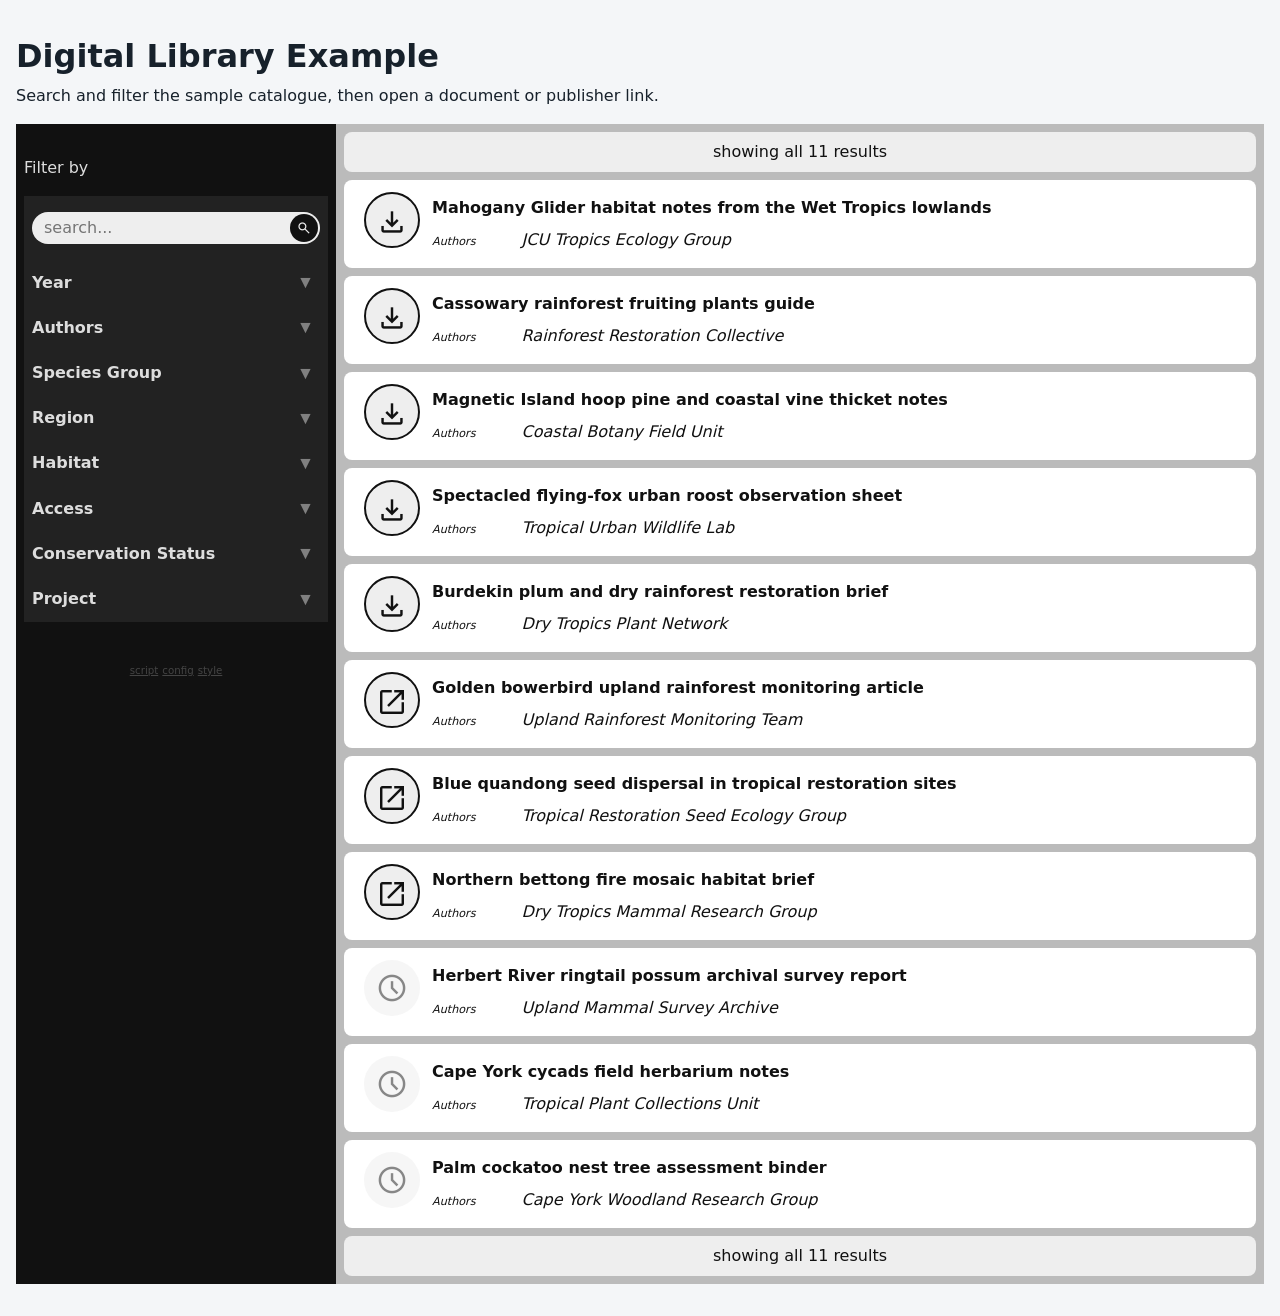
<file: examples/index.html>
<!doctype html>
<html lang="en">
<head>
  <meta charset="utf-8">
  <meta name="viewport" content="width=device-width, initial-scale=1">
  <title>Digital Library Example</title>
  <link href="https://fonts.googleapis.com/css2?family=Material+Symbols+Outlined" rel="stylesheet">
  <link rel="stylesheet" href="../front-end/jcudlc-style.css">
  <style>
    body {
      margin: 0;
      font: 1rem/1.5 system-ui, sans-serif;
      color: #17212b;
      background: #f4f6f8;
    }

    main {
      width: min(100% - 2rem, 80rem);
      margin: 2rem auto;
    }

    h1 { margin-bottom: 0.25rem; }
    .intro { margin-top: 0; }
  </style>
</head>
<body>
  <main>
    <h1>Digital Library Example</h1>
    <p class="intro">Search and filter the sample catalogue, then open a document or publisher link.</p>
    <div id="jcudlc"></div>
  </main>
  <script src="../front-end/jcudlc.js"></script>
</body>
</html>
</file>
<file: front-end/jcudlc-style.css>
/*
JCUDLC - JCU Digital Library Catalogue - v0.5.2
copyright (c) James Cook University
*/
@scope (#jcudlc) {
    /* box sizing inside the catalog */
    :scope {        
        --filter-bg: var(--jcudlc-filter-bg, #111);
        --filter-item: var(--jcudlc-filter-item, #222);
        --filter-active: var(--jcudlc-filter-active, #333);
        --filter-highlight: var(--jcudlc-filter-highlight, #000);
        --filter-text: var(--jcudlc-filter-text, #ddd);

        --data-bg: var(--jcudlc-data-bg, #bbb);
        --data-item: var(--jcudlc-data-item, #fff);
        --data-active: var(--jcudlc-data-active, #eee);
        --data-highlight: var(--jcudlc-data-highlight, #ffffec);
        --data-text: var(--jcudlc-data-text, #111);

        --message-good-bg: var(--jcudlc-message-bg, #ecf6ff);
        --message-good-text: var(--jcudlc-message-good-text, #037);
        --message-bad-bg: var(--jcudlc-message-bg, #fee);
        --message-bad-text: var(--jcudlc-message-bad-text, #700);

        --interface-bg: var(--jcudlc-interface-bg, var(--data-active));
        --interface-text: var(--jcudlc-interface-text, var(--data-text));

        --corner: var(--jcudlc-corner, 0.5rem);

        --font-family: var(--jcudlc-font-family, inherit);

        container-name: jcudlc;
        container-type: inline-size;

        font-family: var(--font-family);
        box-sizing: border-box;
        interpolate-size: allow-keywords;
    }
    /* -- utility styles ------------------------------- */
    * { box-sizing: inherit; }
    p, dl, dt, button {
        margin: 0;
        padding: 0;
    }
    .clickable  { cursor:      pointer }
    .bold       { font-weight: bold }
    .italic     { font-style:  italic }
    .faded      { opacity:     0.5 }
    .smaller    { font-size:   80% }
    .bigger     { font-size:   125% }
    .right      { justify-content: end;     text-align: right  }
    .center     { justify-content: center;  text-align: center }

    /* -- message styles ------------------------------- */
    .message {
        display: block;
        position: relative;
        padding: 1em 0;
        border-radius: 3em;
        margin: 2em auto;
        max-width: 30em;
        text-align: center;
        font-size: 150%;
        background-color: var(--message-good-bg);
        color: var(--message-good-text);
    }
    .message .msg {
        padding: 0.25em 0;
    }
    /* progress flavoured message */
    .message.progress { 
        padding-left: 3rem;
    }
    .message.progress::before {
        content: "";
        background-image: url("data:image/svg+xml,%3Csvg xmlns='http://www.w3.org/2000/svg' height='10' width='10'%3E%3Cpath d='M 5 1 A 4 4 0 1 0 9 5' fill='none' stroke='%23000' stroke-width='0.5' /%3E%3C/svg%3E");
        background-size: contain;
        height: 3rem;
        width: 3rem;
        position: absolute;
        top: 50%;
        left: 1.5rem;
        margin-top: -1.5rem;
        opacity: 0.5;
        animation: spin 1s linear infinite;
    }
    @keyframes spin {
        from { transform: rotate(0deg) }
        to   { transform: rotate(360deg) }
    }
    /* error flavoured message */
    .message.error { 
        color: var(--message-bad-text);
        background-color: var(--message-bad-bg);
        border: 0.1em solid;
    }
    .message.count { font-size: 1rem }

    /* -- interface styles ----------------------------- */
    .interface {
        padding: 0.5em;
        margin: 0.5em 0;
        border-radius: var(--corner);
        text-align: center;
        background-color: var(--interface-bg);
        color: var(--interface-text);
    }

    /* -- dev links ------------------------------------ */
    /* dev links are subtle links to our component files 
    to make manual refreshing easier */
    .devlinks a { color: var(--filter-text) }
    .devlinks { margin: 3em 0 0 }

    /* -- large scale layout --------------------------- */
    .catalog {
        display: flex;
        flex-direction: column;
        align-items: stretch;
        align-content: stretch;
    }
    .filters {
        flex-shrink: 0;
        flex-grow: 0;
        background-color: var(--filter-bg);
        color: var(--filter-text);
        padding: 0.5em;
        max-width: 30rem;
        margin: 0 auto;
    }
    .results {
        flex: 1 1;
        min-height: 10em;
        background-color: var(--data-bg);
        color: var(--data-text);
        padding: 0.01px 0.5em;
    }
    @container jcudlc (min-width: 50rem) {
        .catalog { flex-direction: row }
        .filters { width: 20rem }
    }
    /* ----------------------------------------- */
    /* the sidebar of filters */
    .filtersHeader {
        padding: 1em 0;
    }
    /* filter for a single tag */
    .filter {
        padding: 0.5em;
        transition: 0.33s;
        background-color: var(--filter-item);
    }
    .filter:hover {
        background-color: var(--filter-active);
    }
    .filterHead {
        display: flex;
        direction: row;
        align-items: center;
        align-content: stretch;
    }
    .filterLabel  { flex: 1 0; }

    /* the button to open/close the list of filter items */
    .filter .filterToggle {
        color: inherit;
        opacity: 0.5;
        font-size: 110%;
        transform: rotate(180deg);
        transition: 0.33s;
        background-color: rgba(0,0,0, 0);
        height: 1.66em;
        width: 1.66em;
        border-radius: 50%;
        border: none;
    } 
    .filterToggle:hover {
        background-color: var(--filter-highlight);
    }
    .filter .filterToggle:before { content: '▼'; }
    .filter.closed .filterToggle { transform: rotate(0); }

    .filter.text {
        position: relative;
        padding: 1em 0.5em;
        text-align: center;
    }
    .searchFilterText {
        font-family: inherit;
        font-size: inherit;
        width: calc(100% - 1.5em);
        width: 100%;
        border: none;
        padding: 0 2.5em 0 0.75em;
        height: 2em;
        line-height: 2em;
        border-radius: 2em;
        background-color: var(--interface-bg);
        color: var(--interface-text);
    }
    .filter.text .searchNow {
        font-family: inherit;
        font-size: inherit;
        position: absolute;
        right: 0.65em;
        top: 1.15em;
        height: 1.75em;
        width: 1.75em;
        border-radius: 1em;
        border: none;
        font-family: 'Material Symbols Outlined';
        background-color: var(--interface-text);
        color: var(--interface-bg);
    }
    .filterList {
        padding: 0.5em 0 0.5em 1em;
        transition: 0.33s;
        overflow: hidden;
    }
    .filter.closed .filterList {
        padding: 0 0 0 1em;
        height: 0;
    }
    /* a single possible value that you might filter on */
    .filterItem {
        padding: 0.5em 0; 
        transition: 0.33s;
    }
    .filterItem:hover {
        background-color: var(--filter-highlight);
    }
    /* ----------------------------------------- */
    .result {
        margin: 0.5rem 0;
        padding: 0.5rem 1rem;
        border-radius: var(--corner);
        background-color: var(--data-item);
    }
    .result:hover {
        background-color: var(--data-highlight);
    }
    .currentFilters {
        position: relative;
        padding: 0 0 0 7rem;
        margin: 0.5rem 0;
        line-height: 2.5em;
    }
    .filtersLabel {
        position: absolute;
        left: 0;
    }
    .filterPill {
        display: inline-block;
        position: relative;
        vertical-align: middle;
        height: 2em;
        line-height: 2em;
        max-width: 20em;
        overflow: hidden;
        text-overflow: ellipsis;
        white-space: nowrap;
        padding: 0.1em 2em 0 1em;
        border-radius: 1em;
        background-color: var(--filter-item);
        color: var(--filter-text);
        font-size: 90%;
        margin: 0 0.5em;
    }
    .filterPill .removeFilter {
        position: absolute;
        font-size: inherit;
        top: 0;
        bottom: 0;
        right: 0;
        width: 2em;
        padding: 0;
        text-align: center;
        border-radius: 1em;
        font-weight: bold;
        border: none;
        color: inherit;
        background: inherit;
    }
    .filterPill .removeFilter:hover {
        background-color: var(--filter-active);
    }
    .icon {
        position: absolute;
        overflow: hidden;
        left: 0.25rem;
        font-family: 'Material Symbols Outlined';
        font-weight: normal;
        font-style: normal;
        font-size: 2rem;
        letter-spacing: normal;
        text-transform: none;
        display: inline-block;
        white-space: nowrap;
        word-wrap: normal;
        direction: ltr;
        font-feature-settings: "liga";
        width: 3.5rem;
        height: 3.5rem;
        line-height: 3.5rem;
        text-align: center;
        border-radius: 1.75rem;
        background-color: var(--data-active);
        transition: 0.05s;
    }
    .icon                 { opacity: 0.5 }
    .icon.clickable       { opacity: 1; border: 0.14rem solid }
    .icon.clickable:hover { transform: scale(1.3) }

    .result .header {
        position: relative;
        padding: 0.25em 0 0.25em;
    }
    .result .header:has(.icon) {
        padding-left: 4.5rem;
        min-height: 4rem;
    }
    .result .quietLabel { padding: 0.5em 0 }
    .result .details, .result .quiet { overflow: hidden; }
    .result.closed .details, .result.closed .quiet, .result.terse .quiet {
        height: 0;
    }
    .result .field {
        display: flex;
        width: 100%;
        flex-direction: row;
        align-items: first baseline;
        padding: 0.25em 0;
    }
    .result .fieldLabel {
        font-size: 70%;
        font-style: italic;
        min-width: 8em;
        padding-right: 1em;
    }
    .result .field.unlabelled .fieldLabel { display: none; }
    .result .fieldValue {
        margin: 0;
        overflow-wrap: anywhere;
    }

    /* ----------------------------------------- */



}
</file>
